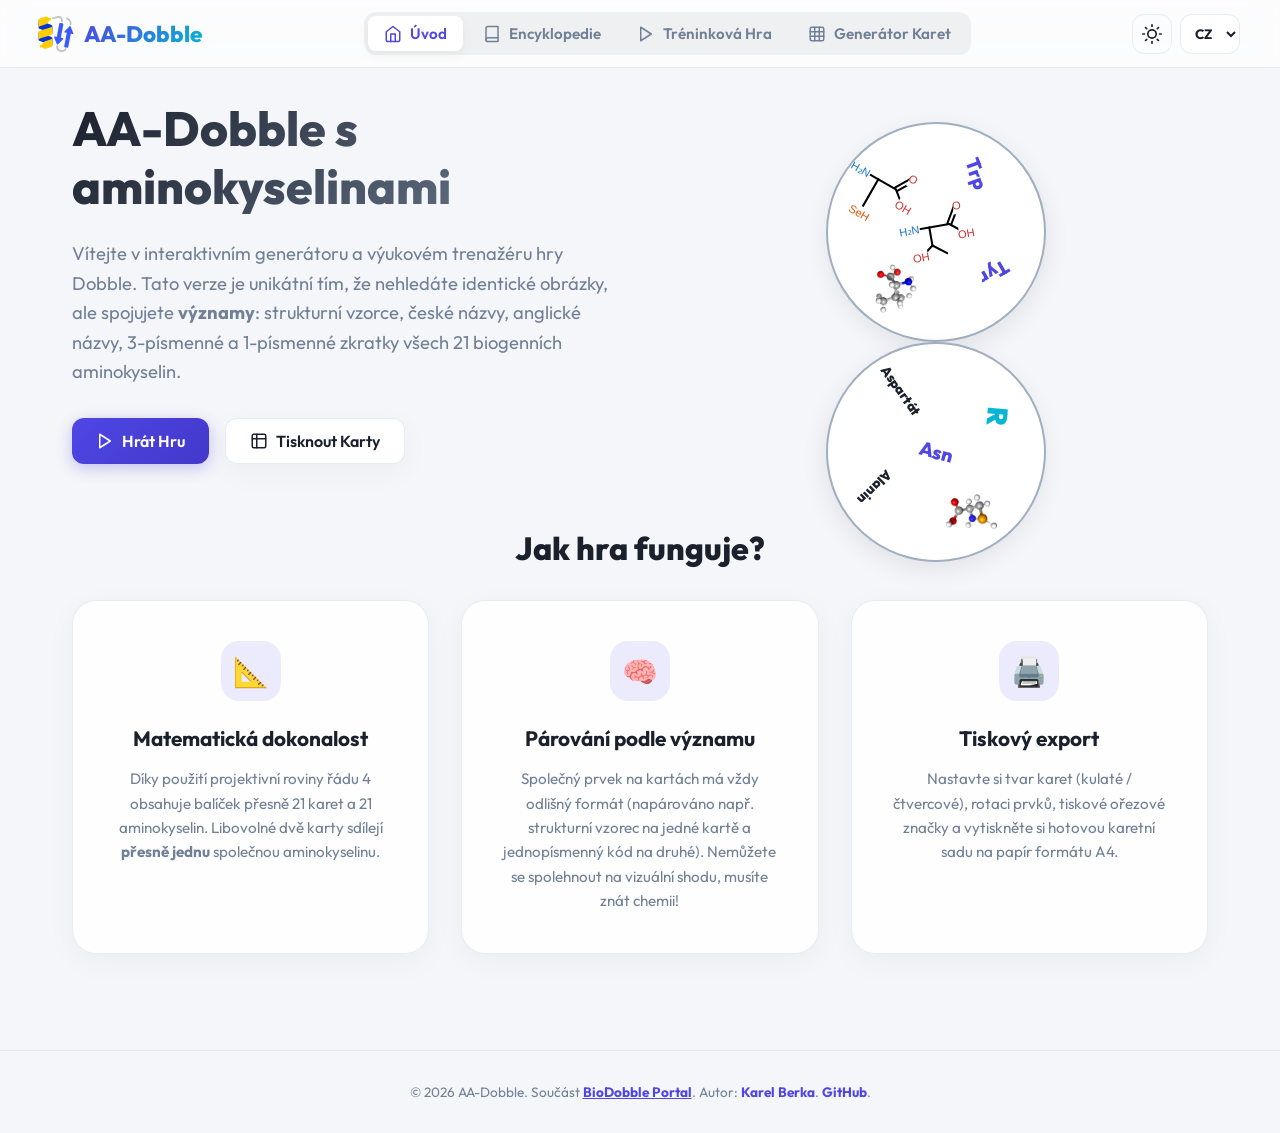
<file: index.html>
<!DOCTYPE html>
<html lang="cs" data-theme="light">
<head>
  <meta charset="UTF-8">
  <meta name="viewport" content="width=device-width, initial-scale=1.0">
  <title>AA-Dobble: Biogenní aminokyseliny</title>
  
  <!-- Protein SVG Favicon -->
  <link rel="icon" type="image/svg+xml" href="assets/protein_logo.svg">
  <!-- Google Fonts -->
  <link rel="preconnect" href="https://fonts.googleapis.com">
  <link rel="preconnect" href="https://fonts.gstatic.com" crossorigin>
  <link href="https://fonts.googleapis.com/css2?family=Outfit:wght@400;500;600;700;800;900&display=swap" rel="stylesheet">
  <!-- Stylesheet -->
  <link rel="stylesheet" href="css/style.css">
  <style>
    /* Styling for language selector in header */
    .lang-toggle-btn {
      background: none;
      border: 1px solid var(--border-color);
      width: 40px;
      height: 40px;
      border-radius: 12px;
      cursor: pointer;
      display: flex;
      align-items: center;
      justify-content: center;
      color: var(--text-main);
      font-family: var(--font-primary);
      font-weight: 700;
      font-size: 0.9rem;
      transition: all 0.2s ease;
      margin-left: 8px;
    }
    .lang-toggle-btn:hover {
      background-color: var(--primary-light);
      border-color: var(--primary);
      color: var(--primary);
    }
    .header-controls {
      display: flex;
      align-items: center;
    }
  </style>
</head>
<body>
  <div class="app-container">
    <!-- Header with Glassmorphic Nav -->
    <header>
      <div class="nav-content">
        <a href="https://karelberka.github.io/bio-dobble/" class="logo" title="BioDobble Portal">
          <div class="logo-icon" style="background: none; padding: 0; overflow: visible;">
            <img src="assets/protein_logo.svg" alt="Protein" width="36" height="36" style="display:block;">
          </div>
          <span>AA-Dobble</span>
        </a>
        
        <nav class="nav-tabs">
          <button class="tab-btn active" data-tab="home-tab" data-translate="tab_home">
            <svg width="18" height="18" viewBox="0 0 24 24" fill="none" stroke="currentColor" stroke-width="2" stroke-linecap="round" stroke-linejoin="round"><path d="M3 9l9-7 9 7v11a2 2 0 0 1-2 2H5a2 2 0 0 1-2-2z"></path><polyline points="9 22 9 12 15 12 15 22"></polyline></svg>
            Úvod
          </button>
          <button class="tab-btn" data-tab="encyclopedia-tab" data-translate="tab_encyclopedia">
            <svg width="18" height="18" viewBox="0 0 24 24" fill="none" stroke="currentColor" stroke-width="2" stroke-linecap="round" stroke-linejoin="round"><path d="M4 19.5A2.5 2.5 0 0 1 6.5 17H20"></path><path d="M6.5 2H20v20H6.5A2.5 2.5 0 0 1 4 19.5v-15A2.5 2.5 0 0 1 6.5 2z"></path></svg>
            Encyklopedie
          </button>
          <button class="tab-btn" data-tab="game-tab" data-translate="tab_game">
            <svg width="18" height="18" viewBox="0 0 24 24" fill="none" stroke="currentColor" stroke-width="2" stroke-linecap="round" stroke-linejoin="round"><polygon points="5 3 19 12 5 21 5 3"></polygon></svg>
            Tréninková Hra
          </button>
          <button class="tab-btn" data-tab="generator-tab" data-translate="tab_generator">
            <svg width="18" height="18" viewBox="0 0 24 24" fill="none" stroke="currentColor" stroke-width="2" stroke-linecap="round" stroke-linejoin="round"><rect x="3" y="3" width="18" height="18" rx="2" ry="2"></rect><line x1="9" y1="3" x2="9" y2="21"></line><line x1="15" y1="3" x2="15" y2="21"></line><line x1="3" y1="9" x2="21" y2="9"></line><line x1="3" y1="15" x2="21" y2="15"></line></svg>
            Generátor Karet
          </button>
        </nav>

        <div class="header-controls">
          <button class="theme-toggle-btn" id="theme-toggle" title="Změnit barevné téma">
            <svg class="sun-icon" width="20" height="20" viewBox="0 0 24 24" fill="none" stroke="currentColor" stroke-width="2" stroke-linecap="round" stroke-linejoin="round"><circle cx="12" cy="12" r="5"></circle><line x1="12" y1="1" x2="12" y2="3"></line><line x1="12" y1="21" x2="12" y2="23"></line><line x1="4.22" y1="4.22" x2="5.64" y2="5.64"></line><line x1="18.36" y1="18.36" x2="19.78" y2="19.78"></line><line x1="1" y1="12" x2="3" y2="12"></line><line x1="21" y1="12" x2="23" y2="12"></line><line x1="4.22" y1="19.78" x2="5.64" y2="18.36"></line><line x1="18.36" y1="5.64" x2="19.78" y2="4.22"></line></svg>
          </button>
          <select id="lang-toggle" title="Jazyk / Language / Sprache / Langue" style="background: var(--bg-card); border: 1px solid var(--border-color); color: var(--text-main); font-family: var(--font-primary); font-weight: 700; font-size: 0.85rem; border-radius: 12px; padding: 0 10px; height: 40px; cursor: pointer; margin-left: 8px; outline: none; transition: all 0.2s ease;">
            <option value="cs">CZ</option>
            <option value="en">EN</option>
            <option value="de">DE</option>
            <option value="fr">FR</option>
          </select>
        </div>
      </div>
    </header>

    <!-- Main Workspace -->
    <main>
      <!-- --- Tab 1: Home --- -->
      <section id="home-tab" class="tab-content active">
        <div class="hero-section">
          <div class="hero-text">
            <h1 data-translate="hero_title">AA-Dobble s aminokyselinami</h1>
            <p data-translate="hero_desc">Vítejte v interaktivním generátoru a výukovém trenažéru hry Dobble. Tato verze je unikátní tím, že nehledáte identické obrázky, ale spojujete <strong>významy</strong>: strukturní vzorce, české názvy, anglické názvy, 3-písmenné a 1-písmenné zkratky všech 21 biogenních aminokyselin.</p>
            <div class="hero-buttons">
              <button class="btn btn-primary" onclick="switchTab('game-tab')" data-translate="hero_btn_play">
                <svg width="18" height="18" viewBox="0 0 24 24" fill="none" stroke="currentColor" stroke-width="2" stroke-linecap="round" stroke-linejoin="round"><polygon points="5 3 19 12 5 21 5 3"></polygon></svg>
                Hrát Hru
              </button>
              <button class="btn btn-secondary" onclick="switchTab('generator-tab')" data-translate="hero_btn_print">
                <svg width="18" height="18" viewBox="0 0 24 24" fill="none" stroke="currentColor" stroke-width="2" stroke-linecap="round" stroke-linejoin="round"><rect x="3" y="3" width="18" height="18" rx="2" ry="2"></rect><line x1="9" y1="3" x2="9" y2="21"></line><line x1="3" y1="9" x2="21" y2="9"></line></svg>
                Tisknout Karty
              </button>
            </div>
          </div>
          <div class="hero-visual">
            <div class="floating-cards">
              <div class="visual-card visual-card-1 dobble-card" id="hero-card-1"></div>
              <div class="visual-card visual-card-2 dobble-card" id="hero-card-2"></div>
            </div>
          </div>
        </div>

        <h2 class="section-title" data-translate="how_title">Jak hra funguje?</h2>
        <div class="features-grid">
          <div class="feature-card">
            <div class="feature-icon">📐</div>
            <h3 data-translate="feat_math_title">Matematická dokonalost</h3>
            <p data-translate="feat_math_desc">Díky použití projektivní roviny řádu 4 obsahuje balíček přesně 21 karet a 21 aminokyselin. Libovolné dvě karty sdílejí <strong>přesně jednu</strong> společnou aminokyselinu.</p>
          </div>
          <div class="feature-card">
            <div class="feature-icon">🧠</div>
            <h3 data-translate="feat_meaning_title">Párování podle významu</h3>
            <p data-translate="feat_meaning_desc">Společný prvek na kartách má vždy odlišný formát (např. strukturní vzorec na jedné kartě a jednopísmenný kód na druhé). Nemůžete se spolehnout na vizuální shodu, musíte znát chemii!</p>
          </div>
          <div class="feature-card">
            <div class="feature-icon">🖨️</div>
            <h3 data-translate="feat_print_title">Tiskový export</h3>
            <p data-translate="feat_print_desc">Nastavte si tvar karet (kulaté / čtvercové), rotaci prvků, tiskové ořezové značky a vytiskněte si hotovou karetní sadu na papír formátu A4.</p>
          </div>
        </div>
      </section>

      <!-- --- Tab 2: Encyclopedia --- -->
      <section id="encyclopedia-tab" class="tab-content">
        <div class="ref-toolbar">
          <div class="search-input-wrapper">
            <svg class="search-icon" width="18" height="18" viewBox="0 0 24 24" fill="none" stroke="currentColor" stroke-width="2" stroke-linecap="round" stroke-linejoin="round"><circle cx="11" cy="11" r="8"></circle><line x1="21" y1="21" x2="16.65" y2="16.65"></line></svg>
            <input type="text" class="search-input" id="ref-search" placeholder="Hledat podle názvu, vzorce nebo zkratky...">
          </div>
          <div class="filter-group" id="ref-filters">
            <button class="filter-btn active" data-filter="all" data-translate="filter_all">Všechny</button>
            <button class="filter-btn" data-filter="hydrophobic" data-translate="filter_hydrophobic">Hydrofobní</button>
            <button class="filter-btn" data-filter="polar" data-translate="filter_polar">Polární</button>
            <button class="filter-btn" data-filter="basic" data-translate="filter_basic">Zásadité</button>
            <button class="filter-btn" data-filter="acidic" data-translate="filter_acidic">Kyselé</button>
            <button class="filter-btn" data-filter="aromatic" data-translate="filter_aromatic">Aromatické</button>
          </div>
        </div>
        
        <div class="aa-grid" id="ref-grid">
          <!-- Rendered dynamically by app.js -->
        </div>
      </section>

      <!-- --- Tab 3: Interactive Game --- -->
      <section id="game-tab" class="tab-content">
        <div class="game-container" id="game-container">
          <!-- Rendered dynamically by game.js: Start Screen, Play Arena or Game Over Screen -->
        </div>
      </section>

      <!-- --- Tab 4: Generator & Customization --- -->
      <section id="generator-tab" class="tab-content">
        <div class="generator-layout">
          <!-- Sidebar control settings -->
          <div class="generator-settings">
            <h2 style="margin-bottom: 1.5rem; font-size: 1.5rem;" data-translate="print_settings_title">Nastavení tiskovin</h2>
            
            <div class="settings-group">
              <label for="set-card-shape" data-translate="card_shape_label">Tvar karet</label>
              <select id="set-card-shape" class="select-control">
                <option value="square" selected data-translate="shape_square">Čtvercové (Snazší stříhání)</option>
                <option value="circle" data-translate="shape_circle">Kulaté (Tradiční Dobble)</option>
              </select>
            </div>

            <div class="settings-group">
              <label for="set-print-layout" data-translate="print_layout_label">Počet karet na stránku (A4)</label>
              <select id="set-print-layout" class="select-control">
                <option value="6" data-translate="layout_6">6 karet (Velké - průměr 95 mm)</option>
                <option value="4" data-translate="layout_4">4 karty (Obří - průměr 100 mm)</option>
                <option value="8" data-translate="layout_8">8 karet (Střední - průměr 71 mm)</option>
                <option value="12" data-translate="layout_12">12 karet (Malé - průměr 66 mm)</option>
              </select>
            </div>

            <div class="settings-group">
              <label class="checkbox-control">
                <input type="checkbox" id="set-random-rotation">
                <span data-translate="rotate_symbols_label">Náhodně otáčet symboly</span>
              </label>
              <span style="font-size: 0.8rem; color: var(--text-muted); display: block; margin-top: 4px;" data-translate="rotate_symbols_sub">Zvyšuje obtížnost tím, že otáčí zkratky a strukturní vzorce.</span>
            </div>

            <div class="settings-group">
              <label class="checkbox-control">
                <input type="checkbox" id="set-guarantee-diff-reps" checked>
                <span data-translate="guarantee_diff_label">Vždy odlišné reprezentace</span>
              </label>
              <span style="font-size: 0.8rem; color: var(--text-muted); display: block; margin-top: 4px;" data-translate="guarantee_diff_sub">Zaručí, že společná aminokyselina má na obou kartách jinou formu (např. text vs vzorec).</span>
            </div>

            <div class="settings-group">
              <label class="checkbox-control">
                <input type="checkbox" id="set-show-helpers">
                <span data-translate="show_cheat_label">Zobrazit tahák (řešení)</span>
              </label>
              <span style="font-size: 0.8rem; color: var(--text-muted); display: block; margin-top: 4px;" data-translate="show_cheat_sub">Vytiskne drobným písmem seznam aminokyselin do rohu každé karty pro kontrolu.</span>
            </div>

            <div class="settings-group">
              <label style="font-weight: 700; margin-bottom: 0.5rem; display: block;" data-translate="active_reps_label">Aktivní reprezentace</label>
              <div class="checkbox-list" id="generator-reps-list" style="display: flex; flex-direction: column; gap: 0.5rem; margin-top: 0.5rem; background: rgba(0, 0, 0, 0.02); padding: 0.75rem; border-radius: 8px; border: 1px solid var(--border-color);">
                <label class="checkbox-control">
                  <input type="checkbox" class="rep-checkbox" value="0" checked>
                  <span data-translate="rep_name">Název (podle jazyka)</span>
                </label>
                <label class="checkbox-control">
                  <input type="checkbox" class="rep-checkbox" value="1">
                  <span data-translate="rep_alt_name">Alternativní název / Vzorec</span>
                </label>
                <label class="checkbox-control">
                  <input type="checkbox" class="rep-checkbox" value="2" checked>
                  <span data-translate="rep_code3">3písmenný kód</span>
                </label>
                <label class="checkbox-control">
                  <input type="checkbox" class="rep-checkbox" value="3" checked>
                  <span data-translate="rep_code1">1písmenný kód</span>
                </label>
                <label class="checkbox-control">
                  <input type="checkbox" class="rep-checkbox" value="4" checked>
                  <span data-translate="rep_structure2d">2D vzorec</span>
                </label>
                <label class="checkbox-control">
                  <input type="checkbox" class="rep-checkbox" value="5" checked>
                  <span data-translate="rep_structure3d">3D model (PyMOL)</span>
                </label>
                <label class="checkbox-control">
                  <input type="checkbox" class="rep-checkbox" value="6">
                  <span data-translate="rep_smiles">SMILES řetězec</span>
                </label>
              </div>
              <span style="font-size: 0.8rem; color: var(--text-muted); display: block; margin-top: 4px;" data-translate="active_reps_sub">Zvolte alespoň 1 typ zobrazení. Pokud vyberete méně než 5, typy se mohou opakovat.</span>
            </div>

            <button class="btn btn-primary" style="width: 100%; margin-top: 1.5rem;" id="btn-print-deck">
              <svg width="18" height="18" viewBox="0 0 24 24" fill="none" stroke="currentColor" stroke-width="2" stroke-linecap="round" stroke-linejoin="round"><polyline points="6 9 6 2 18 2 18 9"></polyline><path d="M6 18H4a2 2 0 0 1-2-2v-5a2 2 0 0 1 2-2h16a2 2 0 0 1 2 2v5a2 2 0 0 1-2 2h-2"></path><rect x="6" y="14" width="12" height="8"></rect></svg>
              <span data-translate="btn_print">Tisknout sadu karet</span>
            </button>
          </div>

          <!-- Preview Area -->
          <div class="generator-preview">
            <div class="generator-preview-title">
              <h2 style="font-size: 1.5rem; font-weight: 800;" data-translate="preview_title">Náhled karet (21 karet celkem)</h2>
              <button class="btn btn-secondary" id="btn-regenerate-deck">
                <svg width="16" height="16" viewBox="0 0 24 24" fill="none" stroke="currentColor" stroke-width="2" stroke-linecap="round" stroke-linejoin="round"><path d="M21.5 2v6h-6M21.34 15.57a10 10 0 1 1-.57-8.38l5.67-5.67"></path></svg>
                <span data-translate="btn_regenerate">Přegenerovat sady</span>
              </button>
            </div>
            
            <div class="cards-grid" id="generator-cards-grid">
              <!-- Rendered dynamically by app.js -->
            </div>
          </div>
        </div>
      </section>
    </main>

    <footer style="text-align: center; padding: 2rem; border-top: 1px solid var(--border-color); color: var(--text-muted); font-size: 0.85rem;" data-translate="footer_text">
      <p>&copy; 2026 AA-Dobble. Součást <a href="https://karelberka.github.io/bio-dobble/" style="color: var(--primary); font-weight: 700;">BioDobble Portal</a>. Autor: <a href="https://karelberka.github.io" target="_blank" rel="noopener" style="color: var(--primary); font-weight: 700; text-decoration: none;">Karel Berka</a>. <a href="https://github.com/KarelBerka/amino-acid-dobble" target="_blank" rel="noopener" style="color: var(--primary); font-weight: 700; text-decoration: none;">GitHub</a>.</p>
    </footer>
  </div>

  <!-- Scripts -->
  <script src="js/database.js"></script>
  <script src="js/dobble.js"></script>
  <script src="js/game.js"></script>
  <script src="js/app.js"></script>
</body>
</html>
</file>
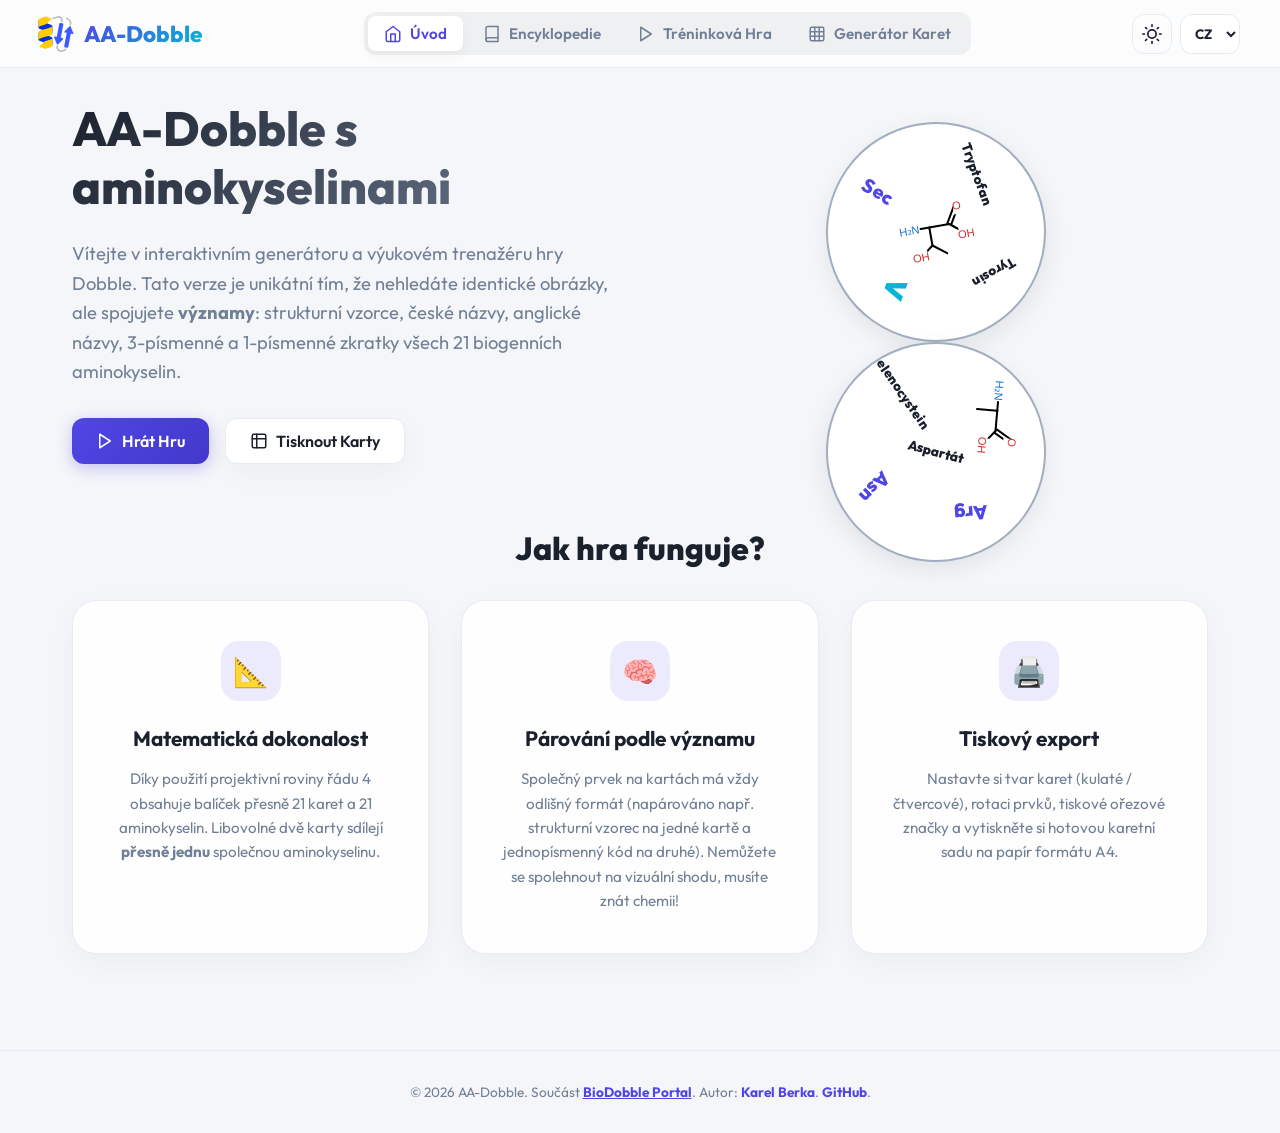
<file: cz/index.html>
<!DOCTYPE html>
<html lang="cs">
<head>
  <meta charset="UTF-8">
  <title>AA-Dobble – Čeština</title>
  <script>
    // Set language preference and redirect to main app
    localStorage.setItem("aa_dobble_lang", "cs");
    window.location.replace("../?lang=cs");
  </script>
  <noscript>
    <meta http-equiv="refresh" content="0; url=../?lang=cs">
  </noscript>
</head>
<body>
  <p>Přesměrování na českou verzi… <a href="../?lang=cs">Klikněte zde</a></p>
</body>
</html>
</file>
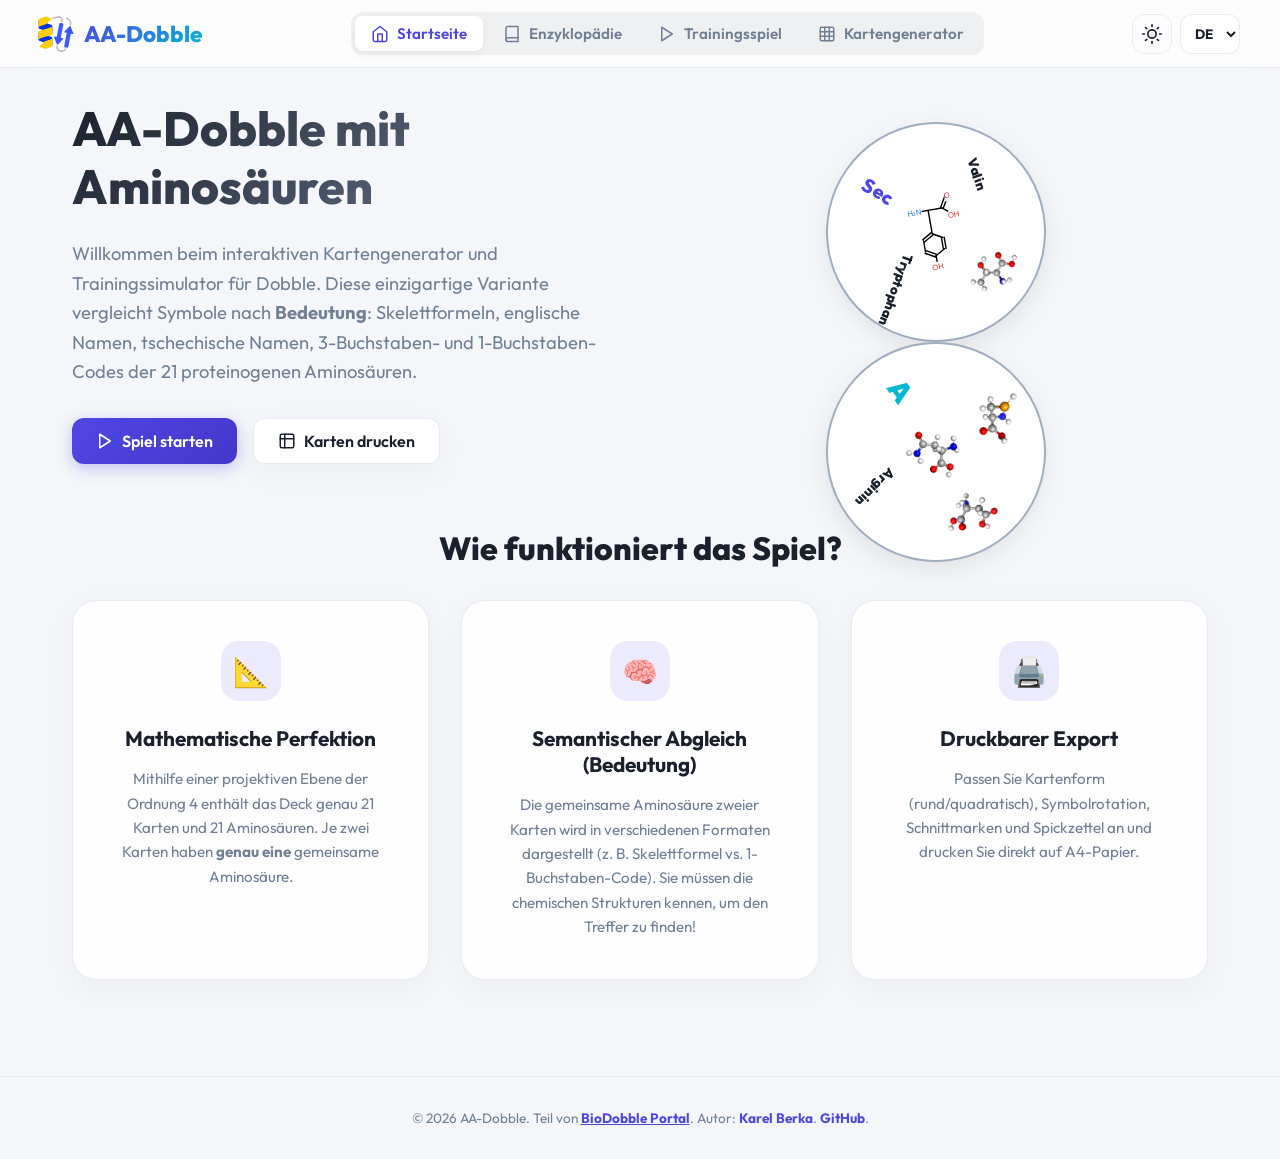
<file: de/index.html>
<!DOCTYPE html>
<html lang="de">
<head>
  <meta charset="UTF-8">
  <title>AA-Dobble – Deutsch</title>
  <script>
    // Set language preference and redirect to main app
    localStorage.setItem("aa_dobble_lang", "de");
    window.location.replace("../?lang=de");
  </script>
  <noscript>
    <meta http-equiv="refresh" content="0; url=../?lang=de">
  </noscript>
</head>
<body>
  <p>Weiterleitung zur deutschen Version… <a href="../?lang=de">Hier klicken</a></p>
</body>
</html>
</file>
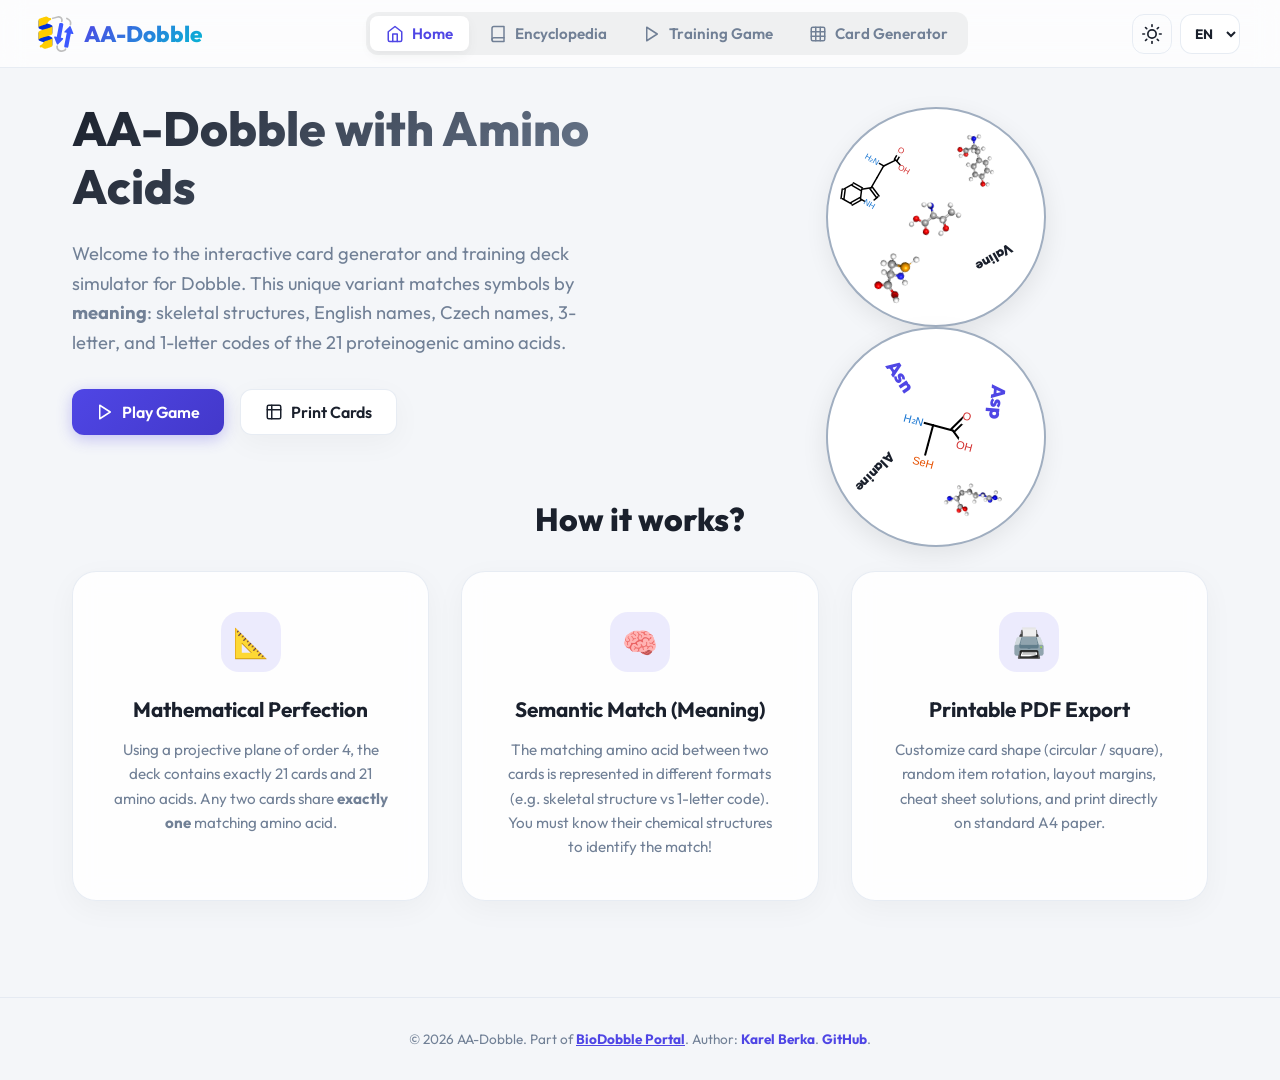
<file: en/index.html>
<!DOCTYPE html>
<html lang="en">
<head>
  <meta charset="UTF-8">
  <title>AA-Dobble – English</title>
  <script>
    // Set language preference and redirect to main app
    localStorage.setItem("aa_dobble_lang", "en");
    window.location.replace("../?lang=en");
  </script>
  <noscript>
    <meta http-equiv="refresh" content="0; url=../?lang=en">
  </noscript>
</head>
<body>
  <p>Redirecting to English version… <a href="../?lang=en">Click here</a></p>
</body>
</html>
</file>
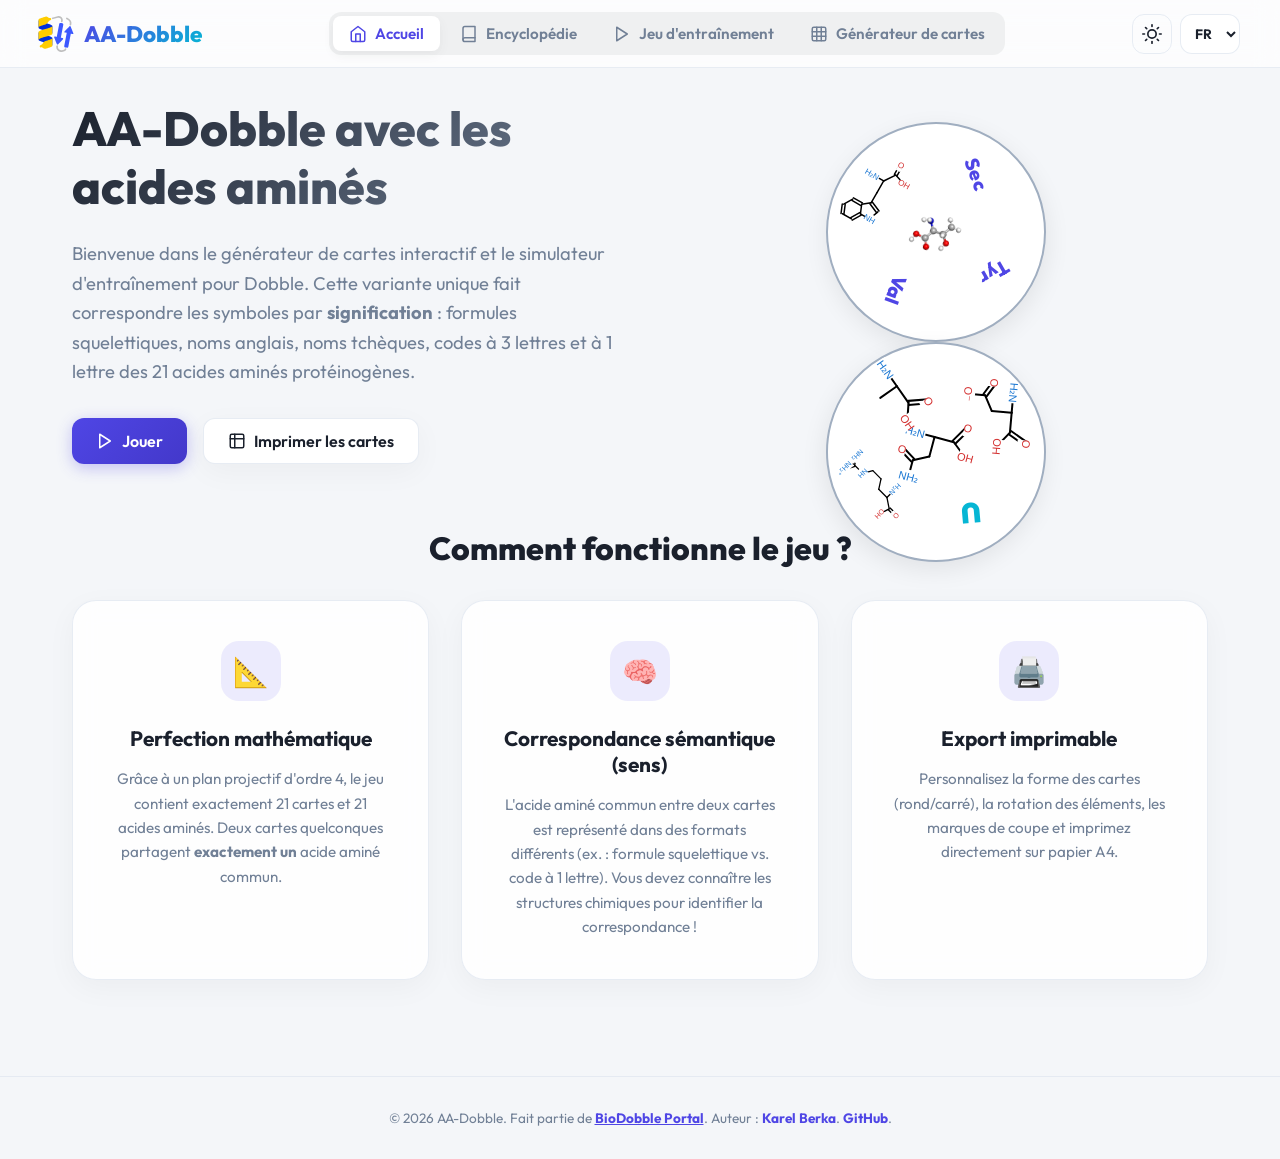
<file: fr/index.html>
<!DOCTYPE html>
<html lang="fr">
<head>
  <meta charset="UTF-8">
  <title>AA-Dobble – Français</title>
  <script>
    // Set language preference and redirect to main app
    localStorage.setItem("aa_dobble_lang", "fr");
    window.location.replace("../?lang=fr");
  </script>
  <noscript>
    <meta http-equiv="refresh" content="0; url=../?lang=fr">
  </noscript>
</head>
<body>
  <p>Redirection vers la version française… <a href="../?lang=fr">Cliquez ici</a></p>
</body>
</html>
</file>
<file: css/style.css>
/* css/style.css */

/* --- Design Tokens & Variables --- */
:root {
  --font-primary: 'Outfit', 'Inter', system-ui, -apple-system, sans-serif;
  
  /* Light Mode Palette */
  --bg-app: #f4f6f9;
  --bg-card: rgba(255, 255, 255, 0.85);
  --bg-card-solid: #ffffff;
  --bg-nav: rgba(255, 255, 255, 0.7);
  --border-color: rgba(226, 232, 240, 0.8);
  --text-main: #1a202c;
  --text-muted: #718096;
  --primary: #4f46e5;
  --primary-hover: #4338ca;
  --primary-light: rgba(79, 70, 229, 0.1);
  --accent: #06b6d4;
  --success: #10b981;
  --warning: #f59e0b;
  --danger: #ef4444;
  --card-shadow: 0 8px 30px rgba(0, 0, 0, 0.04);
  --glass-blur: 12px;
  
  /* Chemistry Group Colors (Light Mode) */
  --chem-hydrophobic: #e2e8f0;
  --chem-polar: #e0f2fe;
  --chem-basic: #dbeafe;
  --chem-acidic: #fee2e2;
  --chem-aromatic: #fef3c7;
}

[data-theme="dark"] {
  /* Dark Mode Palette */
  --bg-app: #0b0f19;
  --bg-card: rgba(17, 24, 39, 0.8);
  --bg-card-solid: #111827;
  --bg-nav: rgba(17, 24, 39, 0.75);
  --border-color: rgba(55, 65, 81, 0.5);
  --text-main: #f3f4f6;
  --text-muted: #9ca3af;
  --primary: #6366f1;
  --primary-hover: #4f46e5;
  --primary-light: rgba(99, 102, 241, 0.15);
  --accent: #22d3ee;
  --success: #34d399;
  --warning: #fbbf24;
  --danger: #f87171;
  --card-shadow: 0 10px 40px rgba(0, 0, 0, 0.3);
  
  /* Chemistry Group Colors (Dark Mode) */
  --chem-hydrophobic: #1f2937;
  --chem-polar: #082f49;
  --chem-basic: #1e3a8a;
  --chem-acidic: #7f1d1d;
  --chem-aromatic: #78350f;
}

/* --- Global Styles --- */
* {
  box-sizing: border-box;
  margin: 0;
  padding: 0;
  transition: background-color 0.3s ease, border-color 0.3s ease;
}

body {
  font-family: var(--font-primary);
  background-color: var(--bg-app);
  color: var(--text-main);
  min-height: 100vh;
  overflow-x: hidden;
}

.app-container {
  display: flex;
  flex-direction: column;
  min-height: 100vh;
}

/* --- Glassmorphic Navigation Bar --- */
header {
  position: sticky;
  top: 0;
  z-index: 100;
  background-color: var(--bg-nav);
  backdrop-filter: blur(var(--glass-blur));
  -webkit-backdrop-filter: blur(var(--glass-blur));
  border-bottom: 1px solid var(--border-color);
  padding: 0.75rem 2rem;
}

.nav-content {
  max-width: 1200px;
  margin: 0 auto;
  display: flex;
  justify-content: space-between;
  align-items: center;
  flex-wrap: wrap;
  gap: 1rem;
}

.logo {
  display: flex;
  align-items: center;
  gap: 0.75rem;
  font-size: 1.4rem;
  font-weight: 800;
  color: var(--primary);
  text-decoration: none;
}

.logo span {
  background: linear-gradient(135deg, var(--primary), var(--accent));
  -webkit-background-clip: text;
  -webkit-text-fill-color: transparent;
}

.logo-icon {
  width: 32px;
  height: 32px;
  background: linear-gradient(135deg, var(--primary), var(--accent));
  border-radius: 8px;
  display: flex;
  align-items: center;
  justify-content: center;
  color: white;
  font-size: 1.1rem;
  font-weight: 900;
}

.nav-tabs {
  display: flex;
  background-color: rgba(0, 0, 0, 0.05);
  padding: 4px;
  border-radius: 12px;
  gap: 4px;
}

[data-theme="dark"] .nav-tabs {
  background-color: rgba(255, 255, 255, 0.05);
}

.tab-btn {
  background: none;
  border: none;
  font-family: var(--font-primary);
  color: var(--text-muted);
  font-weight: 600;
  padding: 8px 16px;
  border-radius: 8px;
  cursor: pointer;
  display: flex;
  align-items: center;
  gap: 8px;
  font-size: 0.95rem;
  transition: all 0.2s ease;
}

.tab-btn:hover {
  color: var(--text-main);
}

.tab-btn.active {
  background-color: var(--bg-card-solid);
  color: var(--primary);
  box-shadow: 0 4px 12px rgba(0, 0, 0, 0.05);
}

.theme-toggle-btn {
  background: none;
  border: 1px solid var(--border-color);
  width: 40px;
  height: 40px;
  border-radius: 12px;
  cursor: pointer;
  display: flex;
  align-items: center;
  justify-content: center;
  color: var(--text-main);
  transition: all 0.2s ease;
}

.theme-toggle-btn:hover {
  background-color: var(--primary-light);
  border-color: var(--primary);
  color: var(--primary);
}

/* --- Main Layout --- */
main {
  flex-grow: 1;
  max-width: 1200px;
  width: 100%;
  margin: 0 auto;
  padding: 2rem;
}

.tab-content {
  display: none;
  animation: fadeIn 0.3s ease-in-out;
}

.tab-content.active {
  display: block;
}

@keyframes fadeIn {
  from { opacity: 0; transform: translateY(10px); }
  to { opacity: 1; transform: translateY(0); }
}

/* --- Home / Dashboard Tab --- */
.hero-section {
  display: grid;
  grid-template-columns: 1fr 1fr;
  gap: 3rem;
  align-items: center;
  margin-bottom: 4rem;
}

@media (max-width: 768px) {
  .hero-section {
    grid-template-columns: 1fr;
    gap: 2rem;
    text-align: center;
  }
}

.hero-text h1 {
  font-size: 3rem;
  line-height: 1.2;
  font-weight: 800;
  margin-bottom: 1.5rem;
  background: linear-gradient(135deg, var(--text-main), var(--text-muted));
  -webkit-background-clip: text;
  -webkit-text-fill-color: transparent;
}

.hero-text p {
  color: var(--text-muted);
  font-size: 1.15rem;
  line-height: 1.6;
  margin-bottom: 2rem;
}

.hero-buttons {
  display: flex;
  gap: 1rem;
}

@media (max-width: 768px) {
  .hero-buttons {
    justify-content: center;
  }
}

.btn {
  display: inline-flex;
  align-items: center;
  gap: 8px;
  font-family: var(--font-primary);
  font-size: 1rem;
  font-weight: 600;
  padding: 12px 24px;
  border-radius: 12px;
  cursor: pointer;
  text-decoration: none;
  border: none;
  transition: all 0.2s ease;
}

.btn-primary {
  background: linear-gradient(135deg, var(--primary), var(--primary-hover));
  color: white;
  box-shadow: 0 4px 15px rgba(79, 70, 229, 0.3);
}

.btn-primary:hover {
  transform: translateY(-2px);
  box-shadow: 0 6px 20px rgba(79, 70, 229, 0.4);
}

.btn-secondary {
  background-color: var(--bg-card-solid);
  color: var(--text-main);
  border: 1px solid var(--border-color);
  box-shadow: var(--card-shadow);
}

.btn-secondary:hover {
  background-color: var(--primary-light);
  border-color: var(--primary);
  color: var(--primary);
  transform: translateY(-2px);
}

.hero-visual {
  display: flex;
  justify-content: center;
  position: relative;
}

.floating-cards {
  position: relative;
  width: 320px;
  height: 320px;
}

.visual-card {
  position: absolute;
  width: 200px;
  height: 200px;
  border-radius: 50%;
  background: white;
  border: 4px solid var(--primary);
  box-shadow: 0 15px 35px rgba(0, 0, 0, 0.1);
  display: flex;
  align-items: center;
  justify-content: center;
}

[data-theme="dark"] .visual-card {
  background: #1f2937;
  border-color: var(--primary);
}

.visual-card-1 {
  top: 0;
  left: 0;
  transform: rotate(-10deg);
  animation: float1 4s ease-in-out infinite alternate;
}

.visual-card-2 {
  bottom: 0;
  right: 0;
  transform: rotate(15deg);
  animation: float2 4s ease-in-out infinite alternate;
}

@keyframes float1 {
  from { transform: translateY(0) rotate(-10deg); }
  to { transform: translateY(-15px) rotate(-12deg); }
}

@keyframes float2 {
  from { transform: translateY(0) rotate(15deg); }
  to { transform: translateY(15px) rotate(18deg); }
}

/* --- Features Grid --- */
.section-title {
  font-size: 2rem;
  font-weight: 800;
  margin-bottom: 2rem;
  text-align: center;
}

.features-grid {
  display: grid;
  grid-template-columns: repeat(auto-fit, minmax(300px, 1fr));
  gap: 2rem;
  margin-bottom: 4rem;
}

.feature-card {
  background-color: var(--bg-card);
  backdrop-filter: blur(var(--glass-blur));
  -webkit-backdrop-filter: blur(var(--glass-blur));
  border: 1px solid var(--border-color);
  padding: 2.5rem;
  border-radius: 24px;
  box-shadow: var(--card-shadow);
  display: flex;
  flex-direction: column;
  align-items: center;
  text-align: center;
}

.feature-icon {
  width: 60px;
  height: 60px;
  background-color: var(--primary-light);
  border-radius: 18px;
  display: flex;
  align-items: center;
  justify-content: center;
  color: var(--primary);
  font-size: 1.8rem;
  margin-bottom: 1.5rem;
}

.feature-card h3 {
  font-size: 1.3rem;
  font-weight: 700;
  margin-bottom: 1rem;
}

.feature-card p {
  color: var(--text-muted);
  font-size: 0.95rem;
  line-height: 1.6;
}

/* --- Reference Encyclopedia Tab --- */
.ref-toolbar {
  display: flex;
  justify-content: space-between;
  align-items: center;
  margin-bottom: 2rem;
  flex-wrap: wrap;
  gap: 1rem;
}

.search-input-wrapper {
  position: relative;
  max-width: 400px;
  width: 100%;
}

.search-input {
  width: 100%;
  padding: 12px 20px;
  padding-left: 45px;
  border-radius: 12px;
  border: 1px solid var(--border-color);
  background-color: var(--bg-card-solid);
  color: var(--text-main);
  font-family: var(--font-primary);
  font-size: 1rem;
  transition: all 0.2s ease;
}

.search-input:focus {
  outline: none;
  border-color: var(--primary);
  box-shadow: 0 0 0 3px var(--primary-light);
}

.search-icon {
  position: absolute;
  left: 15px;
  top: 50%;
  transform: translateY(-50%);
  color: var(--text-muted);
}

.filter-group {
  display: flex;
  gap: 8px;
  overflow-x: auto;
  padding-bottom: 4px;
}

.filter-btn {
  background-color: var(--bg-card-solid);
  border: 1px solid var(--border-color);
  padding: 8px 16px;
  border-radius: 20px;
  font-family: var(--font-primary);
  font-size: 0.85rem;
  font-weight: 600;
  color: var(--text-muted);
  cursor: pointer;
  white-space: nowrap;
  transition: all 0.2s ease;
}

.filter-btn:hover {
  color: var(--text-main);
  border-color: var(--text-muted);
}

.filter-btn.active {
  background-color: var(--primary);
  color: white;
  border-color: var(--primary);
}

.aa-grid {
  display: grid;
  grid-template-columns: repeat(auto-fill, minmax(280px, 1fr));
  gap: 1.5rem;
}

.aa-card {
  background-color: var(--bg-card);
  backdrop-filter: blur(var(--glass-blur));
  -webkit-backdrop-filter: blur(var(--glass-blur));
  border: 1px solid var(--border-color);
  border-radius: 20px;
  padding: 1.5rem;
  box-shadow: var(--card-shadow);
  display: flex;
  flex-direction: column;
  gap: 1rem;
  position: relative;
  cursor: pointer;
  transition: all 0.3s cubic-bezier(0.25, 0.8, 0.25, 1);
}

.aa-card:hover {
  transform: translateY(-6px);
  box-shadow: 0 12px 35px rgba(0, 0, 0, 0.08);
  border-color: var(--primary);
}

[data-theme="dark"] .aa-card:hover {
  box-shadow: 0 12px 35px rgba(0, 0, 0, 0.4);
}

.aa-header {
  display: flex;
  justify-content: space-between;
  align-items: flex-start;
}

.aa-title {
  display: flex;
  flex-direction: column;
}

.aa-cz-name {
  font-size: 1.25rem;
  font-weight: 800;
  line-height: 1.2;
}

.aa-eng-name {
  font-size: 0.85rem;
  color: var(--text-muted);
  font-style: italic;
}

.aa-badge {
  font-size: 0.75rem;
  font-weight: 700;
  text-transform: uppercase;
  padding: 4px 8px;
  border-radius: 6px;
  letter-spacing: 0.05em;
}

.badge-hydrophobic { background-color: var(--chem-hydrophobic); color: var(--text-main); }
.badge-polar { background-color: var(--chem-polar); color: #0369a1; }
.badge-basic { background-color: var(--chem-basic); color: #1d4ed8; }
.badge-acidic { background-color: var(--chem-acidic); color: #b91c1c; }
.badge-aromatic { background-color: var(--chem-aromatic); color: #b45309; }

.aa-codes {
  display: flex;
  gap: 0.5rem;
}

.aa-code3, .aa-code1 {
  background-color: var(--bg-card-solid);
  border: 1px solid var(--border-color);
  padding: 4px 10px;
  border-radius: 8px;
  font-size: 0.85rem;
  font-weight: 700;
}

.aa-code1 {
  color: var(--primary);
}

.aa-structure-container {
  display: flex;
  gap: 12px;
}

.aa-structure-preview {
  flex: 1;
  height: 120px;
  display: flex;
  align-items: center;
  justify-content: center;
  background-color: #ffffff;
  border-radius: 12px;
  padding: 0.5rem;
  border: 1px solid var(--border-color);
  overflow: hidden;
  position: relative;
}

.aa-structure-preview img {
  max-width: 100%;
  max-height: 100%;
  object-fit: contain;
}

[data-theme="dark"] .aa-structure-preview {
  background-color: #ffffff; /* keep chemical structures clean on white inside preview */
}

.aa-formula {
  font-size: 0.85rem;
  color: var(--text-muted);
  font-family: monospace;
}

.aa-desc {
  font-size: 0.85rem;
  color: var(--text-muted);
  line-height: 1.5;
  display: -webkit-box;
  -webkit-line-clamp: 3;
  -webkit-box-orient: vertical;
  overflow: hidden;
}

/* --- Generator & Printing Tab --- */
.generator-layout {
  display: grid;
  grid-template-columns: 320px 1fr;
  gap: 2rem;
  align-items: start;
}

@media (max-width: 900px) {
  .generator-layout {
    grid-template-columns: 1fr;
  }
}

.generator-settings {
  background-color: var(--bg-card);
  backdrop-filter: blur(var(--glass-blur));
  -webkit-backdrop-filter: blur(var(--glass-blur));
  border: 1px solid var(--border-color);
  border-radius: 24px;
  padding: 2rem;
  box-shadow: var(--card-shadow);
  position: sticky;
  top: 90px;
}

.settings-group {
  margin-bottom: 1.5rem;
}

.settings-group label {
  display: block;
  font-weight: 700;
  font-size: 0.95rem;
  margin-bottom: 0.5rem;
}

.select-control, .input-control {
  width: 100%;
  padding: 10px 15px;
  border-radius: 10px;
  border: 1px solid var(--border-color);
  background-color: var(--bg-card-solid);
  color: var(--text-main);
  font-family: var(--font-primary);
  font-size: 0.95rem;
  outline: none;
}

.select-control:focus, .input-control:focus {
  border-color: var(--primary);
  box-shadow: 0 0 0 3px var(--primary-light);
}

.checkbox-control {
  display: flex;
  align-items: center;
  gap: 10px;
  cursor: pointer;
  font-weight: 600;
  font-size: 0.9rem;
}

.checkbox-control input {
  width: 18px;
  height: 18px;
  border-radius: 4px;
  cursor: pointer;
}

.generator-preview-title {
  display: flex;
  justify-content: space-between;
  align-items: center;
  margin-bottom: 1.5rem;
}

.cards-grid {
  display: grid;
  grid-template-columns: repeat(auto-fill, minmax(220px, 1fr));
  gap: 1.5rem;
}

/* --- The Dobble Card Structure --- */
.dobble-card {
  width: 220px;
  height: 220px;
  border-radius: 50%;
  background-color: #ffffff;
  border: 2.5px solid #a0aec0;
  box-shadow: 0 8px 25px rgba(0, 0, 0, 0.08);
  position: relative;
  overflow: hidden;
  display: flex;
  align-items: center;
  justify-content: center;
  margin: 0 auto;
  user-select: none;
  container-type: inline-size; /* Enable container query inline-size */
}

.dobble-card.square {
  border-radius: 20px;
}

.card-item {
  position: absolute;
  left: var(--x, 50%);
  top: var(--y, 50%);
  transform: translate(-50%, -50%) rotate(var(--rot, 0deg));
  display: flex;
  align-items: center;
  justify-content: center;
  cursor: pointer;
  padding: 2px;
  border-radius: 8px;
  transition: transform 0.1s ease;
}

.card-item:hover {
  background-color: rgba(79, 70, 229, 0.05);
}

.item-text {
  font-weight: 800;
  color: #1a202c;
  text-align: center;
  white-space: nowrap;
  font-size: calc(7cqi * var(--scale, 1));
  line-height: 1.1;
}

.item-text.item-subtext {
  font-size: calc(6cqi * var(--scale, 1));
  color: #4a5568;
  font-style: italic;
}

.item-code3 {
  font-size: calc(10cqi * var(--scale, 1));
  font-weight: 800;
  color: var(--primary);
  white-space: nowrap;
}

.item-code1 {
  font-size: calc(14.5cqi * var(--scale, 1));
  font-weight: 900;
  color: var(--accent);
  white-space: nowrap;
}

.item-condensed {
  font-size: calc(5.2cqi * var(--scale, 1));
  font-family: monospace;
  font-weight: 700;
  color: #4a5568;
  text-align: center;
  line-height: 1.2;
}

.item-smiles {
  font-size: calc(4.8cqi * var(--scale, 1));
  font-family: monospace;
  font-weight: 700;
  color: var(--primary);
  text-align: center;
  line-height: 1.1;
  word-break: break-all;
  max-width: 90cqi;
}

.item-structure svg,
.item-structure img {
  display: block;
  width: calc(42cqi * var(--scale, 1));
  height: calc(42cqi * var(--scale, 1));
  object-fit: contain;
}

.card-label {
  position: absolute;
  bottom: 4%;
  right: 6%;
  font-size: 5cqi;
  color: #cbd5e0;
  font-weight: 700;
  pointer-events: none;
}

/* --- Interactive Game Playground --- */
.game-container {
  max-width: 800px;
  margin: 0 auto;
  background-color: var(--bg-card);
  backdrop-filter: blur(var(--glass-blur));
  -webkit-backdrop-filter: blur(var(--glass-blur));
  border: 1px solid var(--border-color);
  border-radius: 32px;
  padding: 2.5rem;
  box-shadow: var(--card-shadow);
  text-align: center;
}

.game-header {
  display: flex;
  justify-content: space-around;
  margin-bottom: 2rem;
  padding-bottom: 1.5rem;
  border-bottom: 1px solid var(--border-color);
}

.stat-box {
  display: flex;
  flex-direction: column;
  align-items: center;
}

.stat-label {
  font-size: 0.8rem;
  color: var(--text-muted);
  text-transform: uppercase;
  font-weight: 700;
  letter-spacing: 0.05em;
}

.stat-value {
  font-size: 1.75rem;
  font-weight: 800;
  color: var(--primary);
}

.game-arena {
  display: flex;
  justify-content: space-around;
  align-items: center;
  flex-wrap: wrap;
  gap: 2rem;
  padding: 2rem 0;
  min-height: 300px;
}

.game-card-wrapper {
  perspective: 1000px;
  transition: transform 0.1s ease;
}

.game-card-wrapper .dobble-card {
  width: 280px;
  height: 280px;
  border-width: 3px;
  border-color: var(--primary);
  box-shadow: 0 15px 40px rgba(0, 0, 0, 0.12);
  transition: all 0.2s ease;
}

.game-card-wrapper .dobble-card:hover {
  transform: scale(1.02);
}

.progress-bar-wrapper {
  width: 100%;
  height: 8px;
  background-color: var(--border-color);
  border-radius: 4px;
  overflow: hidden;
  margin-top: 2rem;
}

.progress-bar-fill {
  height: 100%;
  width: 100%;
  background: linear-gradient(90deg, var(--primary), var(--accent));
  transform-origin: left;
  transition: transform 0.1s linear;
}

/* Game states screens */
.game-start-screen, .game-over-screen {
  padding: 2rem 0;
  display: flex;
  flex-direction: column;
  align-items: center;
  gap: 1.5rem;
}

.game-start-screen h2, .game-over-screen h2 {
  font-size: 2.2rem;
  font-weight: 800;
}

.game-start-screen p, .game-over-screen p {
  color: var(--text-muted);
  max-width: 500px;
  line-height: 1.6;
}

.high-score-announcement {
  background-color: var(--primary-light);
  border: 1px solid var(--primary);
  padding: 10px 20px;
  border-radius: 12px;
  font-weight: 700;
  color: var(--primary);
  animation: pulse 1.5s infinite;
}

@keyframes pulse {
  0% { transform: scale(1); }
  50% { transform: scale(1.05); }
  100% { transform: scale(1); }
}

/* --- Animations & Interaction Effects --- */
.shake-animation {
  animation: shake 0.4s ease-in-out;
}

@keyframes shake {
  0%, 100% { transform: translateX(0); }
  20%, 60% { transform: translateX(-8px); }
  40%, 80% { transform: translateX(8px); }
}

.correct-flash {
  animation: flashGreen 0.5s ease;
}

@keyframes flashGreen {
  0% { box-shadow: 0 0 0 0px rgba(16, 185, 129, 0); }
  50% { box-shadow: 0 0 30px 10px rgba(16, 185, 129, 0.4); border-color: #10b981; }
  100% { box-shadow: 0 0 0 0px rgba(16, 185, 129, 0); }
}

/* Burst Particle Effect */
.match-particle {
  position: absolute;
  pointer-events: none;
  border-radius: 50%;
  animation: fly 0.6s cubic-bezier(0.1, 0.8, 0.3, 1) forwards;
}

@keyframes fly {
  0% { transform: translate(0, 0) scale(1); opacity: 1; }
  100% { transform: translate(var(--tx), var(--ty)) scale(0); opacity: 0; }
}

/* --- Print Stylesheet --- */
@media print {
  @page {
    margin: 5mm !important;
    size: portrait;
  }
  
  body {
    background-color: #ffffff !important;
    color: #000000 !important;
  }
  
  header, 
  .theme-toggle-btn, 
  .generator-settings, 
  .generator-preview-title,
  footer {
    display: none !important;
  }
  
  main {
    padding: 0 !important;
    margin: 0 !important;
    max-width: 100% !important;
    width: 100% !important;
  }
  
  .tab-content {
    display: none !important;
  }
  
  #generator-tab {
    display: block !important;
  }
  
  .generator-layout {
    display: block !important;
  }
  
  .generator-preview {
    padding: 0 !important;
    margin: 0 !important;
    background: none !important;
    border: none !important;
  }
  
  .cards-grid {
    display: grid !important;
    justify-content: center !important;
    align-content: center !important;
    page-break-inside: auto;
  }
  
  /* 4 cards layout (2x2, 100mm) */
  .cards-grid[data-layout="4"] {
    grid-template-columns: repeat(2, 1fr) !important;
    gap: 0px !important;
  }
  .cards-grid[data-layout="4"] .dobble-card {
    width: 100mm !important;
    height: 100mm !important;
  }
  
  /* 6 cards layout (2x3, 95mm) */
  .cards-grid[data-layout="6"] {
    grid-template-columns: repeat(2, 1fr) !important;
    gap: 0px !important;
  }
  .cards-grid[data-layout="6"] .dobble-card {
    width: 95mm !important;
    height: 95mm !important;
  }
  
  /* 8 cards layout (2x4, 71mm) */
  .cards-grid[data-layout="8"] {
    grid-template-columns: repeat(2, 1fr) !important;
    gap: 0px !important;
  }
  .cards-grid[data-layout="8"] .dobble-card {
    width: 71mm !important;
    height: 71mm !important;
  }
  
  /* 12 cards layout (3x4, 66mm) */
  .cards-grid[data-layout="12"] {
    grid-template-columns: repeat(3, 1fr) !important;
    gap: 0px !important;
  }
  .cards-grid[data-layout="12"] .dobble-card {
    width: 66mm !important;
    height: 66mm !important;
  }
  
  .dobble-card {
    border: 1px solid #000000 !important; /* solid border for cutting */
    page-break-inside: avoid !important;
    page-break-after: auto;
    margin: 0 auto !important;
    box-shadow: none !important;
    background-color: #ffffff !important;
    -webkit-print-color-adjust: exact;
    print-color-adjust: exact;
  }
  
  /* Add cutting dots */
  .dobble-card::before {
    content: "" !important;
    position: absolute !important;
    top: -4px !important;
    left: -4px !important;
    right: -4px !important;
    bottom: -4px !important;
    border: 1px dashed #718096 !important;
    border-radius: inherit !important;
    pointer-events: none !important;
  }
}
</file>
